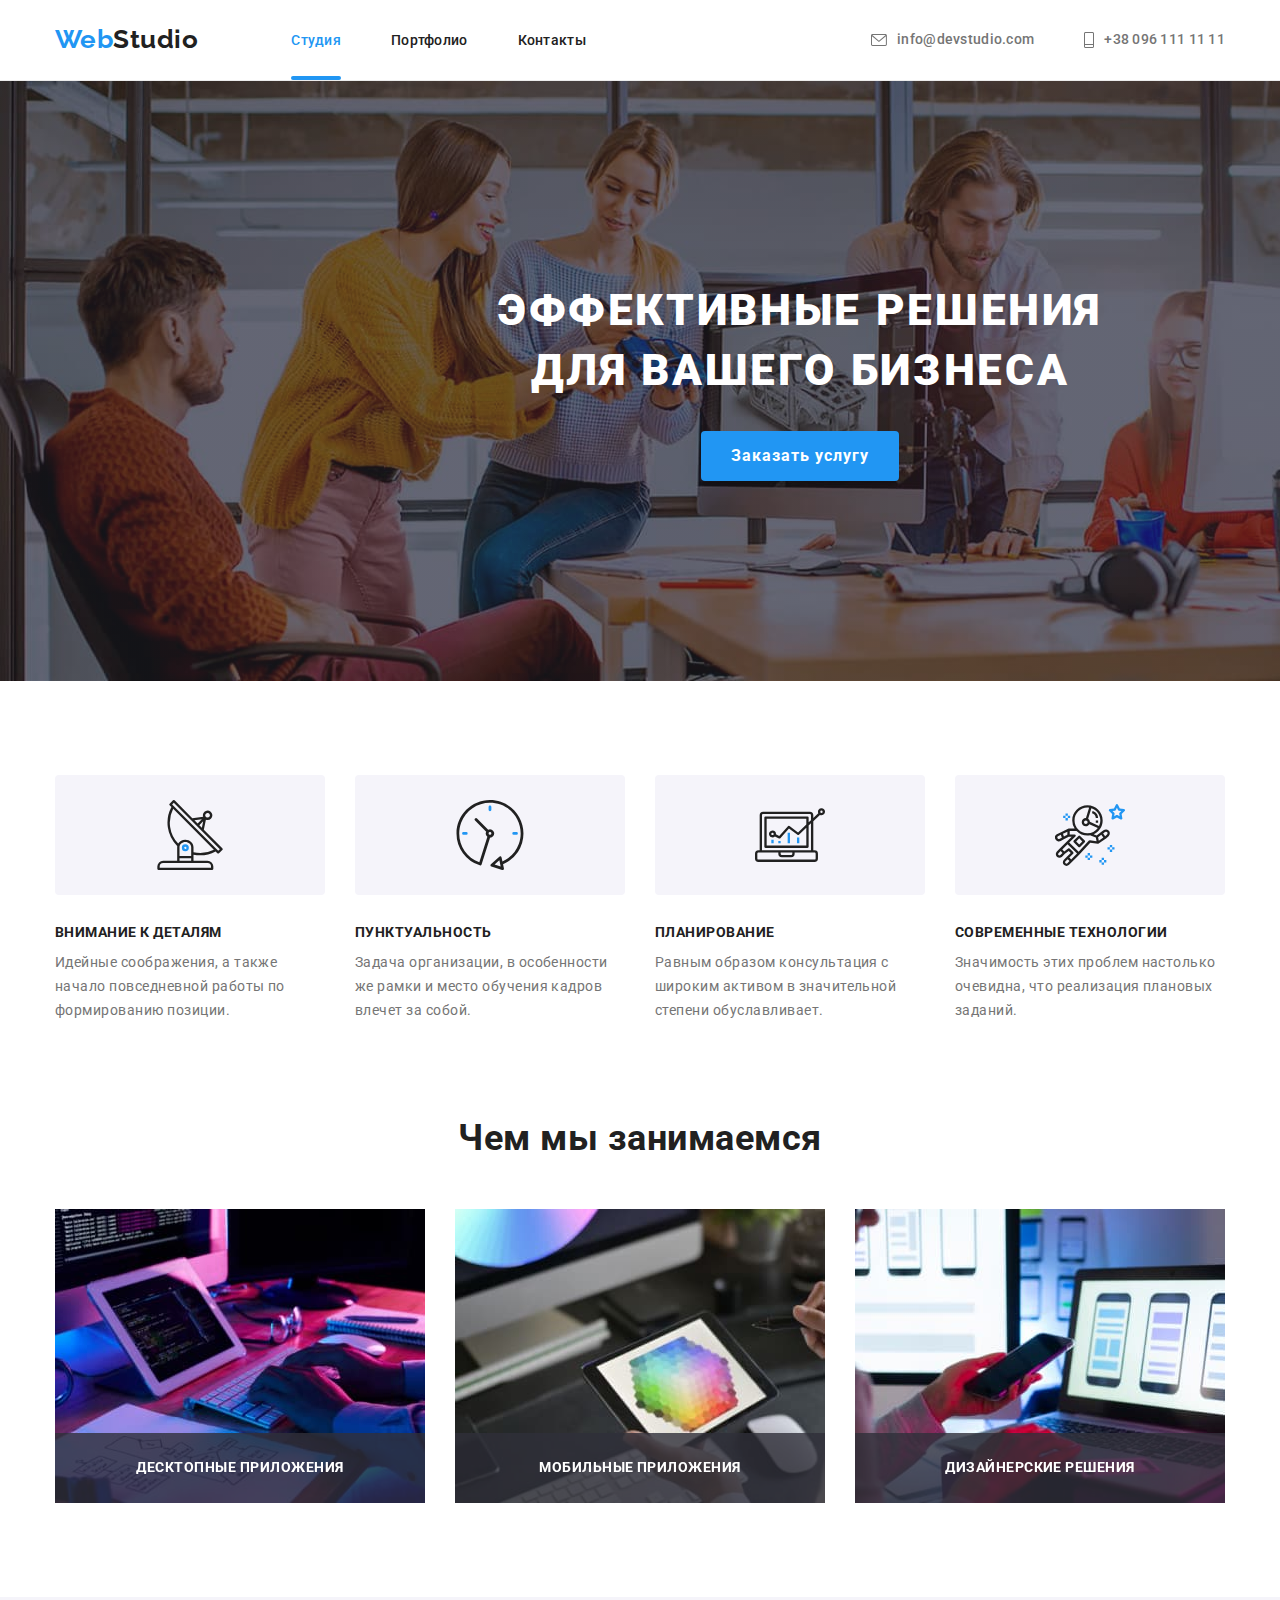
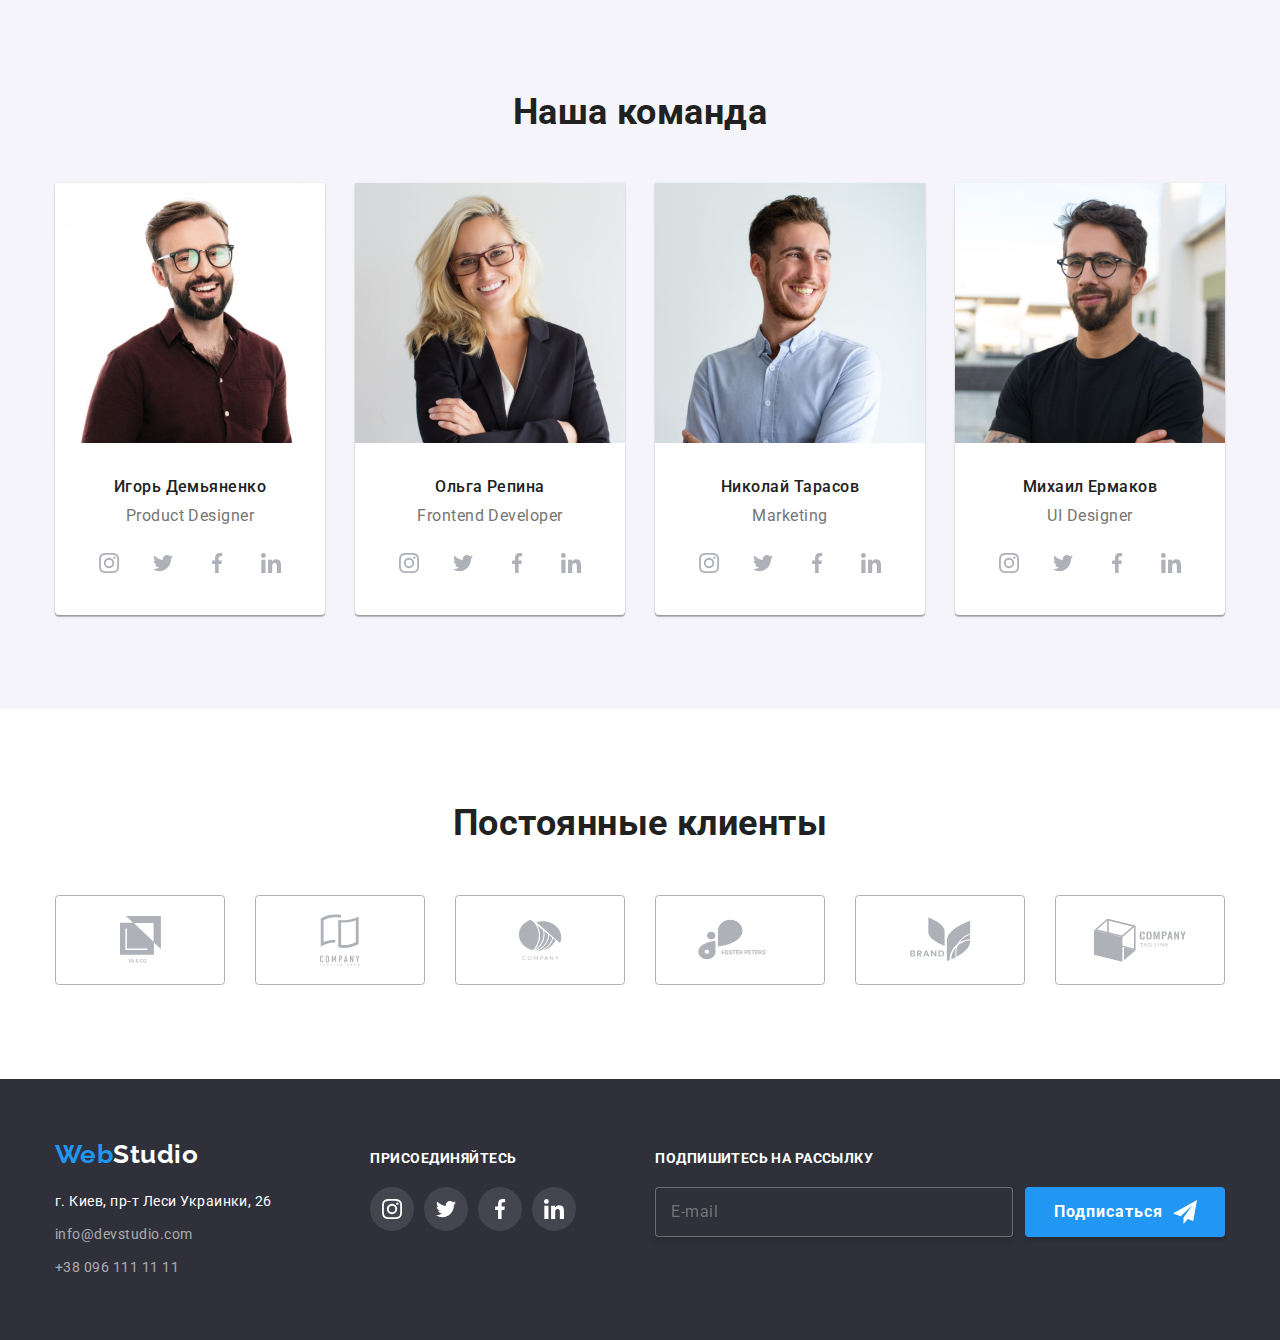
<file: index.html>
<!DOCTYPE html>
<html lang="ru">
<head>
    <meta charset="UTF-8">
    <meta http-equiv="X-UA-Compatible" content="IE=edge">
    <meta name="viewport" content="width=device-width, initial-scale=1.0">
    <title>Студия</title>
    <link rel="preconnect" href="https://fonts.googleapis.com">
    <link rel="preconnect" href="https://fonts.gstatic.com" crossorigin>
    <link href="https://fonts.googleapis.com/css2?family=Raleway:wght@700&family=Roboto:wght@400;500;700;900&display=swap"
        rel="stylesheet">
    <link rel="stylesheet" href="https://cdnjs.cloudflare.com/ajax/libs/modern-normalize/1.1.0/modern-normalize.min.css">    
    <link rel="stylesheet" href="./css/styles.css">
</head>
<body>
    <!-- шапка -->
    <header class="header">
        <!-- навигация -->
        <div class="conteiner">
            <nav class="nav">
                <!-- логотип -->
                <a href="./" class="logo">Web<span class="logo-header">Studio</span>
                </a>
                <!-- навигация -->
                <ul class="site-nav list">
                    <li class="item"><a href="./index.html" class="link-current">Студия</a></li>
                    <li class="item"><a href="./portfolio.html" class="link">Портфолио</a></li>
                    <li class="item"><a href="contacts" class="link">Контакты</a></li>
                </ul>
                <!-- контакты -->
                <ul class="auth-nav list">
                    <li class="auth-item">
                        <a class="contakts-header" href="mailto:info@devstudio.com">
                           <svg class="envelope-svg" width="16" height="12">
                               <use href="./images/icons.svg#icon-envelope"></use>
                           </svg>
                    info@devstudio.com</a>
                    </li>
                    <li class="auth-item">
                        <a class="contakts-header" href="tel:+380961111111">
                            <svg class="tel-svg" width="10" height="16">
                                <use href="./images/icons.svg#icon-tel"></use>
                            </svg>
                    +38 096 111 11 11</a>
                    </li>
                </ul>
            </nav>
        </div>
    
    
    </header>

    <main>
        <!-- герой -->
     <section class="hero">
        <h1 class="hero-title">Эффективные решения для вашего бизнеса</h1>
        <button type="button" class="button primary" data-modal-open>Заказать услугу</button>

          
     <!-- модальное окно -->
<div class="backdrop is-hidden" data-modal>
    <div class="modal">
        <button class="modal-button" data-modal-close>
            <svg class="button-img">
                <use href="./images/icons.svg#icon-close-black-18dp-2-1"></use>
            </svg>
            </button>

            <form class="form">
                <b class="form-title">Оставьте свои данные, мы вам перезвоним</b>                
                    <label class="form-label">
                        <span class="form-name">Имя</span>
                        <svg class="form-icon">
                            <use href="./images/icons.svg#icon-person-black-18dp-1"></use>
                        </svg>
                        <input class="form-input" type="text" name="username">                        
                    </label>                
            
                    <label class="form-label">
                        <span class="form-name">Телефон</span>
                        <svg class="form-icon">
                            <use href="./images/icons.svg#icon-phone-black-18dp-1"></use>
                        </svg>
                        <input class="form-input" type="text" name="phone">
                    </label>
            
                    <label class="form-label">
                        <span class="form-name">Почта</span>
                        <svg class="form-icon">
                            <use href="./images/icons.svg#icon-email-black-18dp-1"></use>
                        </svg>
                        <input class="form-input" type="text" name="email">
                    </label>                   
            
                <label class="label-textarea">
                    <span class="form-name">Комментарий</span>
                    <textarea class="form-textarea" name="textarea" placeholder="Введите текст"></textarea>
                </label>

                <label class="form-checkbox">
                    <input class="checkbox" type="checkbox" name="checkbox"/>
                    <svg class="checkbox-icon">
                        <use href="./images/icons.svg#icon-icon-check"></use>
                    </svg>
                    <span class="checkbox-text">
                        Соглашаюсь с рассылкой и принимаю <a class="checkbox-agreement" href="">Условия договора</a></span>
                </label>
              

                <button class="button primary" type="submit">Отправить</button>
            </form>
                    
    </div>
</div>

    </section>
    <!-- качества -->

        <section class="quality-section">
            <div class="conteiner">
                <h2 class="quality section-title">наши качества</h2>
                <ul class="quality-list list">
                    <li class="quality-item">
                        <div class="quality-icon">
                            <svg class="quality-svg">
                                <use href="./images/icons.svg#icon-antenna"></use>
                            </svg>
                        </div>
                        <h3 class="section-list">Внимание к деталям</h3>
                        <p class="quality-description">Идейные соображения, а также начало повседневной работы по формированию
                            позиции.</p>
                    </li>
                    <li class="quality-item">
                        <div class="quality-icon">
                        <svg class="quality-svg">
                            <use href="./images/icons.svg#icon-clock"></use>
                        </svg>
                       </div>
                        <h3 class="section-list">Пунктуальность</h3>
                        <p class="quality-description">Задача организации, в особенности же рамки и место обучения кадров влечет за
                            собой.</p>
                    </li>
                    <li class="quality-item">
                        <div class="quality-icon">
                            <svg class="quality-svg">
                                <use href="./images/icons.svg#icon-diagram"></use>
                            </svg>
                        </div>
                        <h3 class="section-list">Планирование</h3>
                        <p class="quality-description">Равным образом консультация с широким активом в значительной степени
                            обуславливает.</p>
                    </li>
                    <li class="quality-item">
                        <div class="quality-icon">
                            <svg class="quality-svg">
                                <use href="./images/icons.svg#icon-astronaut"></use>
                            </svg>
                        </div>
                        <h3 class="section-list">Современные технологии</h3>
                        <p class="quality-description">Значимость этих проблем настолько очевидна, что реализация плановых заданий.
                        </p>
                    </li>
                </ul>
            </div>
        </section>

     <!-- чем мы занимаемся -->
     <section class="section">
        <div class="conteiner">
            <h2 class="section-title">Чем мы занимаемся</h2>
            <ul class="features list">
                <li class="features-item">
                    <div class="features-box">
                        <img class="features-img" src="./images/img1.jpg" alt="набор текста" width="370">
                        <h3 class="featuers-subtitle">Десктопные приложения</h3>
                    </div>
                </li>
                <li class="features-item">
                    <div class="features-box">
                        <img class="features-img" src="./images/img2.jpg" alt="телефон в руке" width="370">
                        <h3 class="featuers-subtitle">Мобильные приложения</h3>
                    </div>
                </li>
                <li class="features-item">
                    <div class="features-box">
                        <img class="features-img" src="./images/img3.jpg" alt="рисование на планшете" width="370">
                        <h3 class="featuers-subtitle">Дизайнерские решения</h3>
                    </div>
                </li>
            </ul>
        </div>

     </section>

     <!-- наша команда -->
     <section class="section team-section">
        <div class="conteiner">
            <h2 class="section-title">Наша команда</h2>
            <ul class="team list">
                <li class="team-item">
                    <img class="team-image" src="./images/man1.jpg" alt="мужчина в очках" width="270">
                    <h3 class="team-name">Игорь Демьяненко</h3>
                    <p lang="en" class="team-description">Product Designer</p>
                    <ul class="social-networks list">
                        <li class="networks-item">
                          <a class="network-link" href="">
                            <svg class="network-svg" width="20" height="20">
                                <use href="./images/icons.svg#icon-instagram"></use>
                            </svg>
                          </a>
                            
                        </li>
                        <li class="networks-item">
                            <a class="network-link" href="">
                                <svg class="network-svg" width="20" height="20">
                                    <use href="./images/icons.svg#icon-twitter"></use>
                                </svg>
                            </a>    
                        </li>
                        <li class="networks-item">
                            <a class="network-link" href="">
                                <svg class="network-svg" width="20" height="20">
                                <use href="./images/icons.svg#icon-facebook"></use>
                            </svg>
                            </a>
                        </li>
                        <li class="networks-item">
                            <a class="network-link" href="">
                                <svg class="network-svg" width="20" height="20">
                            <use href="./images/icons.svg#icon-linkedin"></use>
                        </svg>
                        </a>
                        </li>
                    </ul>
                </li>
                <li class="team-item">
                    <img class="team-image" src="./images/man2.jpg" alt="девушка улыбается" width="270">
                    <h3 class="team-name">Ольга Репина</h3>
                    <p lang="en" class="team-description">Frontend Developer</p>
                    <ul class="social-networks list">
                        <li class="networks-item">
                            <a class="network-link" href="">
                                <svg class="network-svg" width="20" height="20">
                                    <use href="./images/icons.svg#icon-instagram"></use>
                                </svg>
                            </a>
                    
                        </li>
                        <li class="networks-item">
                            <a class="network-link" href="">
                                <svg class="network-svg" width="20" height="20">
                                    <use href="./images/icons.svg#icon-twitter"></use>
                                </svg>
                            </a>
                        </li>
                        <li class="networks-item">
                            <a class="network-link" href="">
                                <svg class="network-svg" width="20" height="20">
                                    <use href="./images/icons.svg#icon-facebook"></use>
                                </svg>
                            </a>
                        </li>
                        <li class="networks-item">
                            <a class="network-link" href="">
                                <svg class="network-svg" width="20" height="20">
                                    <use href="./images/icons.svg#icon-linkedin"></use>
                                </svg>
                            </a>
                        </li>
                    </ul>
                </li>
                <li class="team-item">
                    <img class="team-image" src="./images/man3.jpg" alt="мужчина улыбается" width="270">
                    <h3 class="team-name">Николай Тарасов</h3>
                    <p lang="en" class="team-description">Marketing</p>
                    <ul class="social-networks list">
                        <li class="networks-item">
                            <a class="network-link" href="">
                                <svg class="network-svg" width="20" height="20">
                                    <use href="./images/icons.svg#icon-instagram"></use>
                                </svg>
                            </a>
                    
                        </li>
                        <li class="networks-item">
                            <a class="network-link" href="">
                                <svg class="network-svg" width="20" height="20">
                                    <use href="./images/icons.svg#icon-twitter"></use>
                                </svg>
                            </a>
                        </li>
                        <li class="networks-item">
                            <a class="network-link" href="">
                                <svg class="network-svg" width="20" height="20">
                                    <use href="./images/icons.svg#icon-facebook"></use>
                                </svg>
                            </a>
                        </li>
                        <li class="networks-item">
                            <a class="network-link" href="">
                                <svg class="network-svg" width="20" height="20">
                                    <use href="./images/icons.svg#icon-linkedin"></use>
                                </svg>
                            </a>
                        </li>
                    </ul>
                </li>
                <li class="team-item">
                    <img class="team-image" src="./images/man4.jpg" alt="мужчина ухмыляется" width="270">
                    <h3 class="team-name">Михаил Ермаков</h3>
                    <p lang="en" class="team-description">UI Designer</p>
                    <ul class="social-networks list">
                        <li class="networks-item">
                            <a class="network-link" href="">
                                <svg class="network-svg" width="20" height="20">
                                    <use href="./images/icons.svg#icon-instagram"></use>
                                </svg>
                            </a>
                    
                        </li>
                        <li class="networks-item">
                            <a class="network-link" href="">
                                <svg class="network-svg" width="20" height="20">
                                    <use href="./images/icons.svg#icon-twitter"></use>
                                </svg>
                            </a>
                        </li>
                        <li class="networks-item">
                            <a class="network-link" href="">
                                <svg class="network-svg" width="20" height="20">
                                    <use href="./images/icons.svg#icon-facebook"></use>
                                </svg>
                            </a>
                        </li>
                        <li class="networks-item">
                            <a class="network-link" href="">
                                <svg class="network-svg" width="20" height="20">
                                    <use href="./images/icons.svg#icon-linkedin"></use>
                                </svg>
                            </a>
                        </li>
                    </ul>
                </li>
            </ul>
        </div>
     </section>

     <!-- постоянные клиенты -->
     <section class="section client-section">
        <h2 class="client-title">Постоянные клиенты</h2>
        <div class="conteiner">
            <ul class="client-list list">
                <li class="client-item"><a class="client-link" href="">
                        <svg class="client-svg" width="41" height="47">
                            <use href="./images/icons.svg#icon-Union"></use>
                        </svg>
                    </a></li>
                <li class="client-item"><a class="client-link" href="">
                        <svg class="client-svg" width="40" height="52">
                            <use href="./images/icons.svg#icon-group"></use>
                        </svg>
                    </a></li>
                <li class="client-item"><a class="client-link" href="">
                        <svg class="client-svg" width="44" height="41">
                            <use href="./images/icons.svg#icon-group-1"></use>
                        </svg>
                    </a></li>
                <li class="client-item"><a class="client-link" href="">
                        <svg class="client-svg" width="84" height="41">
                            <use href="./images/icons.svg#icon-group-2"></use>
                        </svg>
                    </a></li>
                <li class="client-item"><a class="client-link" href="">
                        <svg class="client-svg" width="63" height="45">
                            <use href="./images/icons.svg#icon-group-3"></use>
                        </svg>
                    </a></li>
                <li class="client-item"><a class="client-link" href="">
                        <svg class="client-svg" width="94" height="44">
                            <use href="./images/icons.svg#icon-group-4"></use>
                        </svg>
                    </a></li>
            </ul>
        </div>
     </section>
     
    </main>

    <footer class="footer">
            <div class="conteiner">
             <div class="footer-adress">
                <!-- логотип -->
                <a class="logo" href="./">Web<span class="logo-footer">Studio</span>
                </a>
                <!-- адрес -->
                <address class="address">
                    <ul class="list">
                        <li class="item"><a class="address" href="https://goo.gl/maps/LCEZVPCHR1VAtyNk6" target="_blank"
                                rel="noopener noreferrer">г.
                                Киев, пр-т
                                Леси Украинки, 26</a></li>
                        <li class="item"><a href="mailto:info@devstudio.com" class="contakts-footer">info@devstudio.com</a></li>
                        <li class="item"><a href="tel:+380961111111" class="contakts-footer">+38 096 111 11 11</a></li>
                    </ul>
                </address>
             </div> 
             <div class="footer-net">
                <h2 class="net-title">присоединяйтесь</h2>
                <ul class="net-list list">
                    <li class="net-item">
                        <a class="net-link" href="">
                            <svg class="net-svg" width="20" height="20">
                                <use href="./images/icons.svg#icon-instagram"></use>
                            </svg>
                        </a>
                    </li>
                    <li class="net-item"><a class="net-link" href="">
                            <svg class="net-svg" width="20" height="20">
                                <use href="./images/icons.svg#icon-twitter"></use>
                            </svg>
                        </a>
                    </li>
                    <li class="net-item"><a class="net-link" href="">
                            <svg class="net-svg" width="20" height="20">
                                <use href="./images/icons.svg#icon-facebook"></use>
                            </svg>
                        </a>
                    </li>
                    <li class="net-item"><a class="net-link" href="">
                            <svg class="net-svg" width="20" height="20">
                                <use href="./images/icons.svg#icon-linkedin"></use>
                            </svg>
                        </a>
                    </li>
                </ul>
             </div>
             <div class="footer-form">
                <form class="form-footer">
                    <b class="form-call">Подпишитесь на рассылку</b>
                    <div class="form-box">
                        <label class="form-mark">
                            <input class="form-fild" type="text" name="subscribe" placeholder="E-mail">
                        </label>
                        <button class="button primary" type="submit"><span class="button-text">Подписаться</span>
                            <svg class="button-icon">
                                <use href="./images/icons.svg#icon-icon-send"></use>
                            </svg>
                        </button>
                    </div>
                </form>
             </div>
            </div>
            
    </footer>

   <script src="./js/modal.js"></script>
</body>

</html>
</file>
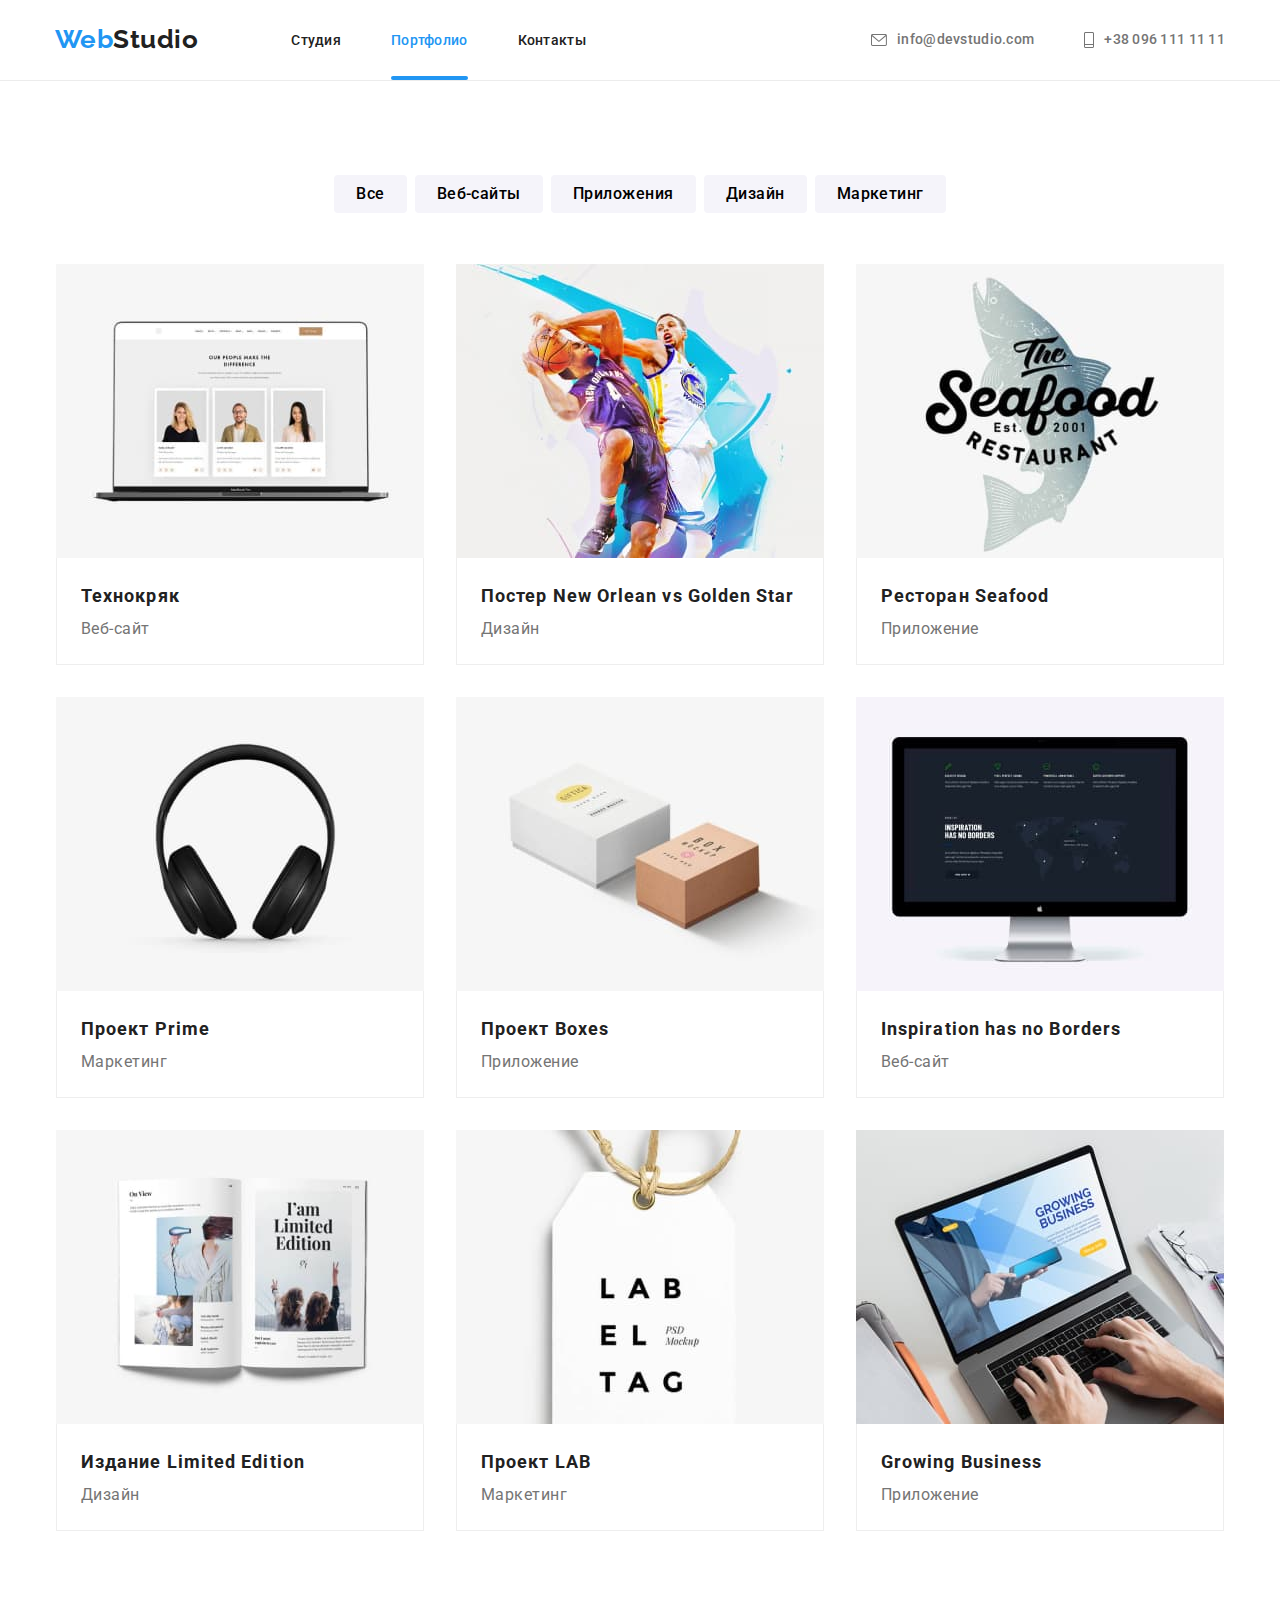
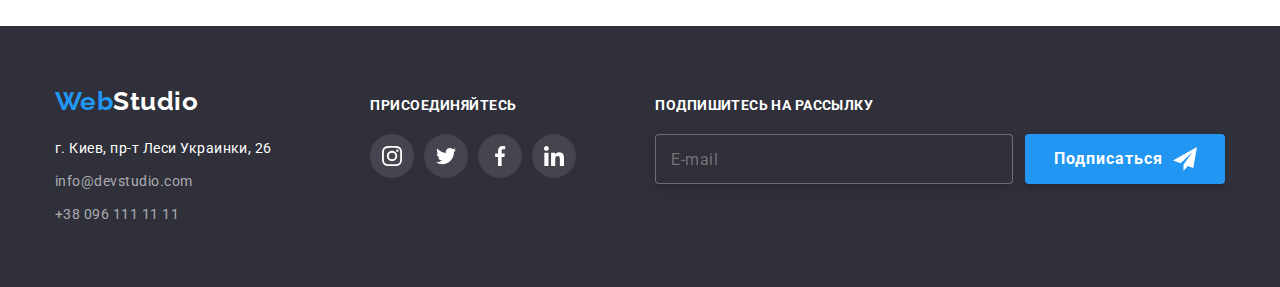
<file: portfolio.html>
<!DOCTYPE html>
<html lang="ru">

<head>
    <meta charset="UTF-8">
    <meta http-equiv="X-UA-Compatible" content="IE=edge">
    <meta name="viewport" content="width=device-width, initial-scale=1.0">
    <title>Портфолио</title>
    <link rel="preconnect" href="https://fonts.googleapis.com">
    <link rel="preconnect" href="https://fonts.gstatic.com" crossorigin>
    <link href="https://fonts.googleapis.com/css2?family=Raleway:wght@700&family=Roboto:wght@400;500;700;900&display=swap"
        rel="stylesheet">
    <link rel="stylesheet" href="https://cdnjs.cloudflare.com/ajax/libs/modern-normalize/1.1.0/modern-normalize.min.css">    
    <link rel="stylesheet" href="./css/styles.css">
</head>

<body>
    <!-- шапка -->
    <header class="header">
        <!-- навигация -->
        <div class="conteiner">
            <nav class="nav">
                <!-- логотип -->
                <a href="./" class="logo">Web<span class="logo-header">Studio</span>
                </a>
                <!-- навигация -->
                <ul class="site-nav list">
                    <li class="item"><a href="./index.html" class="link">Студия</a></li>
                    <li class="item"><a href="./portfolio.html" class="link-current">Портфолио</a></li>
                    <li class="item"><a href="contacts" class="link">Контакты</a></li>
                </ul>
                <!-- контакты -->
                <ul class="auth-nav list">
                    <li class="auth-item">
                        <a class="contakts-header" href="mailto:info@devstudio.com">
                            <svg class="envelope-svg" width="16" height="12">
                                <use href="./images/icons.svg#icon-envelope"></use>
                            </svg>
                            info@devstudio.com</a>
                    </li>
                    <li class="auth-item">
                        <a class="contakts-header" href="tel:+380961111111">
                            <svg class="tel-svg" width="10" height="16">
                                <use href="./images/icons.svg#icon-tel"></use>
                            </svg>
                            +38 096 111 11 11</a>
                    </li>
                </ul>
            </nav>
        </div>
    
    
    </header>
    <main>
        <section class="section">
            <div class="conteiner">
                <h1 class="work-examples">Примеры работ</h1>
                
                <!-- фильтр -->
                <ul class="filter list">
                    <li class="filter-item"><button type="button" class="button secondary">Все</button></li>
                    <li class="filter-item"><button type="button" class="button secondary">Веб-сайты</button></li>
                    <li class="filter-item"><button type="button" class="button secondary">Приложения</button></li>
                    <li class="filter-item"><button type="button" class="button secondary">Дизайн</button></li>
                    <li class="filter-item"><button type="button" class="button secondary">Маркетинг</button></li>
                </ul>
                
                <!-- каталог -->
                <ul class="catalog list">
                    <li class="catalog-item">
                        <a href="" class="catalog-link">
                            <div class="overlay">
                                <img class="catalog-img" src="./images/hwtwo1.jpg" alt="ноутбук с карточками на дисплее" width="370">
                                <p class="catalog-content">Ресурс предлагает комплексные предложения с разным уровнем функционала и сервисов. Все это
                                    позволит посетителю получить
                                    исчерпывающие сведения о компании или частном лице.</p>
                            </div>
                            <div class="catalog-box">
                                <h2 class="catalog-title">Технокряк</h2>
                                <p class="catalog-text">Веб-сайт</p>
                            </div>
                        </a>
                    </li>
                
                    <li class="catalog-item"><a href="" class="catalog-link">
                        <div class="overlay">
                            <img class="catalog-img" src="./images/hwtwo2.jpg" alt="баскетболисты" width="370">
                            <p class="catalog-content">Ресурс предлагает комплексные предложения с разным уровнем функционала и сервисов. Все это
                                позволит посетителю получить
                                исчерпывающие сведения о компании или частном лице.</p>
                        </div>
                        
                            <div class="catalog-box">
                                <h2 class="catalog-title">Постер New Orlean vs Golden Star</h2>
                                <p class="catalog-text">Дизайн</p>
                            </div>
                        </a>
                    </li>
                
                    <li class="catalog-item"><a href="" class="catalog-link">
                        <div class="overlay">
                            <img class="catalog-img" src="./images/hwtwo3.jpg" alt="логотип с рыбой" width="370">
                            <p class="catalog-content">Ресурс предлагает комплексные предложения с разным уровнем функционала и сервисов. Все это
                                позволит посетителю получить
                                исчерпывающие сведения о компании или частном лице.</p>
                        </div>
                        
                            <div class="catalog-box">
                                <h2 class="catalog-title">Ресторан Seafood</h2>
                                <p class="catalog-text">Приложение</p>
                            </div>
                            
                        </a>
                    </li>
                
                    <li class="catalog-item"><a href="" class="catalog-link">
                        <div class="overlay">
                            <img class="catalog-img" src="./images/hwtwo4.jpg" alt="открытая книга" width="370">
                            <p class="catalog-content">Ресурс предлагает комплексные предложения с разным уровнем функционала и сервисов. Все это
                                позволит посетителю получить
                                исчерпывающие сведения о компании или частном лице.</p>
                        </div>
                        
                            <div class="catalog-box">
                                <h2 class="catalog-title">Проект Prime</h2>
                                <p class="catalog-text">Маркетинг</p>
                            </div>
                            
                        </a>
                    </li>
                
                    <li class="catalog-item"><a href="" class="catalog-link">
                        <div class="overlay">
                            <img class="catalog-img" src="./images/hwtwo5.jpg" alt="две коробки" width="370">
                            <p class="catalog-content">Ресурс предлагает комплексные предложения с разным уровнем функционала и сервисов. Все это
                                позволит посетителю получить
                                исчерпывающие сведения о компании или частном лице.</p>
                        </div>
                        
                            <div class="catalog-box">
                                <h2 class="catalog-title">Проект Boxes</h2>
                                <p class="catalog-text">Приложение</p>
                            </div>
                            
                        </a>
                    </li>
                
                    <li class="catalog-item"><a href="" class="catalog-link">
                        <div class="overlay">
                            <img class="catalog-img" src="./images/hwtwo6.jpg" alt="монитор" width="370">
                            <p class="catalog-content">Ресурс предлагает комплексные предложения с разным уровнем функционала и сервисов. Все это
                                позволит посетителю получить
                                исчерпывающие сведения о компании или частном лице.</p>
                        </div>
                        
                            <div class="catalog-box">
                                <h2 class="catalog-title">Inspiration has no Borders</h2>
                                <p class="catalog-text">Веб-сайт</p>
                            </div>
                            
                        </a>
                    </li>
                
                    <li class="catalog-item"><a href="" class="catalog-link">
                        <div class="overlay">
                            <img class="catalog-img" src="./images/hwtwo7.jpg" alt="открытая книга" width="370">
                            <p class="catalog-content">Ресурс предлагает комплексные предложения с разным уровнем функционала и сервисов. Все это
                                позволит посетителю получить
                                исчерпывающие сведения о компании или частном лице.</p>
                        </div>
                        
                            <div class="catalog-box">
                                <h2 class="catalog-title">Издание Limited Edition</h2>
                                <p class="catalog-text">Дизайн</p>
                            </div>
                            
                        </a>
                    </li>
                
                    <li class="catalog-item"><a href="" class="catalog-link">
                        <div class="overlay">
                            <img class="catalog-img" src="./images/hwtwo8.jpg" alt="ярлык" width="370">
                            <p class="catalog-content">Ресурс предлагает комплексные предложения с разным уровнем функционала и сервисов. Все это
                                позволит посетителю получить
                                исчерпывающие сведения о компании или частном лице.</p>
                        </div>
                        
                            <div class="catalog-box">
                                <h2 class="catalog-title">Проект LAB</h2>
                                <p class="catalog-text">Маркетинг</p>
                            </div>
                            
                        </a>
                    </li>
                
                    <li class="catalog-item">
                        <a href="" class="catalog-link">
                            <div class="overlay">
                                <img class="catalog-img" src="./images/hwtwo9.jpg" alt="печать на клавиатуре" width="370">
                                <p class="catalog-content">Ресурс предлагает комплексные предложения с разным уровнем функционала и сервисов. Все это
                                    позволит посетителю получить
                                    исчерпывающие сведения о компании или частном лице.</p>
                            </div>
                        
                            <div class="catalog-box">
                                <h2 class="catalog-title">Growing Business</h2>
                                <p class="catalog-text">Приложение</p>
                            </div>
                            
                        </a>
                    </li>
                
                </ul>
            </div>
        </section>
    </main>

<footer class="footer">
    <div class="conteiner">
        <div class="footer-adress">
            <!-- логотип -->
            <a class="logo" href="./">Web<span class="logo-footer">Studio</span>
            </a>
            <!-- адрес -->
            <address class="address">
                <ul class="list">
                    <li class="item"><a class="address" href="https://goo.gl/maps/LCEZVPCHR1VAtyNk6" target="_blank"
                            rel="noopener noreferrer">г.
                            Киев, пр-т
                            Леси Украинки, 26</a></li>
                    <li class="item"><a href="mailto:info@devstudio.com" class="contakts-footer">info@devstudio.com</a>
                    </li>
                    <li class="item"><a href="tel:+380961111111" class="contakts-footer">+38 096 111 11 11</a></li>
                </ul>
            </address>
        </div>
        <div class="footer-net">
            <h2 class="net-title">присоединяйтесь</h2>
            <ul class="net-list list">
                <li class="net-item">
                    <a class="net-link" href="">
                        <svg class="net-svg" width="20" height="20">
                            <use href="./images/icons.svg#icon-instagram"></use>
                        </svg>
                    </a>
                </li>
                <li class="net-item"><a class="net-link" href="">
                        <svg class="net-svg" width="20" height="20">
                            <use href="./images/icons.svg#icon-twitter"></use>
                        </svg>
                    </a>
                </li>
                <li class="net-item"><a class="net-link" href="">
                        <svg class="net-svg" width="20" height="20">
                            <use href="./images/icons.svg#icon-facebook"></use>
                        </svg>
                    </a>
                </li>
                <li class="net-item"><a class="net-link" href="">
                        <svg class="net-svg" width="20" height="20">
                            <use href="./images/icons.svg#icon-linkedin"></use>
                        </svg>
                    </a>
                </li>
            </ul>
        </div>
        <div class="footer-form">
            <form class="form-footer">
                <b class="form-call">Подпишитесь на рассылку</b>
                <div class="form-box">
                    <label class="form-mark">
                        <input class="form-fild" type="text" name="subscribe" placeholder="E-mail">
                    </label>
                    <button class="button primary" type="submit"><span class="button-text">Подписаться</span>
                        <svg class="button-icon">
                            <use href="./images/icons.svg#icon-icon-send"></use>
                        </svg>
                    </button>
                </div>
            </form>
        </div>
    </div>

</footer>

</body>

</html>
</file>
<file: css/styles.css>
/* цвет основного текста #212121; */
/* цвет вторичного текста #757575; */

/* белый #FFFFFF; */
/* акценкт #2196F3; */

/* цвет основного фона #E5E5E5; */
/* цвет вторичного фона  #2F303A; */
/* цвет фона кнопок #F5F4FA; */

/* цвет шапки лого #000000; */
/* цвет лого футер #FFFFFF; */

/* цвет фона герой #C4C4C4; */
/* цвет соцсетей #AFB1B8; */
/* цвет соцсети фон футер rgba(255, 255, 255, 0.1); */

:root {
    --primary-text-color: #212121;
    --secondary-text-color: #757575;
    --accent-color:#2196F3;
    --primary-bg-color: #FFFFFF;
    --secondary-bg-color: #2F303A;
    --wite-color: #FFFFFF;
    --button-bg-color: #F5F4FA;
    --hero-bg-color: #C4C4C4;
    --network-color: #AFB1B8;
    --network-bg-color-footer: rgba(255, 255, 255, 0.1);
   

}


body {
    /* width: 1600px; */
    color: var(--primary-text-color);
    background-color: var(--primary-bg-color);

    font-family: Roboto, Comfortaa, Lato, sans-serif;
    letter-spacing: 0.03em;
}

/* утилиты */

h1, 
h2, 
h3, 
h4, 
h5, 
h6, 
p,
ul {
    padding: 0;
    margin: 0;
}


.list {
    list-style: none;
    font-style: normal;
    /* padding: 0;
    margin: 0; */
}
 
.conteiner {
    width: 1200px;
    padding: 0 15px;
    margin: 0 auto;
}


/* секции */

.section {
    padding-top: 94px;
    padding-bottom: 94px;
}


.section-title {
    margin-bottom: 50px;
    font-weight: 700;
    font-size: 36px;
    line-height: 1.17;
    text-align: center;
}

.section-list {
    margin-bottom: 10px;

    color: var(--primary-text-color);
    font-weight: 700;
    font-size: 14px;
    line-height: 1.14;
    text-transform: uppercase;
    text-decoration: none;
}

/* header */

.header {
    border-bottom: 1px solid #ECECEC;
}


/* логотип */

.logo {
    margin-right: 93px;

    color: var(--accent-color);
    font-family: Raleway, sans-serif;
    font-weight: 700;
    font-size: 26px;
    line-height: 1.2;
    text-decoration: none;
}

/* логотип шапка */

.logo-header {
    color: var(--primary-text-color);
}

/* навигация */

.nav {
    display: flex;
    align-items: center;
    height: 80px;
}

.site-nav.list {
    display: flex;
}

.site-nav .link {
    display: block;
    padding-top: 32px;
    padding-bottom: 32px;

    color: var(--primary-text-color);
    font-weight: 500;
    font-size: 14px;
    line-height: 1.2;
    letter-spacing: 0.02em;
    text-decoration: none;

    transition-duration: 250ms;
    transition-timing-function: cubic-bezier(0.4, 0, 0.2, 1);
}

.link-current {
    display: block;
    position: relative;
    padding-top: 32px;
    padding-bottom: 32px;

    color: var(--accent-color);
    font-weight: 500;
    font-size: 14px;
    line-height: 1.2;
    letter-spacing: 0.02em;
    text-decoration: none;
}

.link-current::after {
    content: "";
    position: absolute;
    bottom: 0;
    left: 0;
    width: 100%;
    height: 4px;
    border-radius: 4px;
    background-color: var(--accent-color)
}


.site-nav .link:hover,
.site-nav .link:focus {
    color: var(--accent-color);  
}

.site-nav .item:not(:last-child) {
    margin-right: 50px;
}

/* контакты */

.auth-nav {
    display: flex;
    margin-left: auto;
}

/* контакты шапка */

.contakts-header {
    display: flex;
    align-items: center;
    padding-top: 32px;
    padding-bottom: 32px;

    color: var(--secondary-text-color);
    font-weight: 500;
    font-size: 14px;
    line-height: 1.14;
    letter-spacing: 0.02em;
    text-decoration: none;

    transition-duration: 250ms;
    transition-timing-function: cubic-bezier(0.4, 0, 0.2, 1);

}

.envelope-svg {
    margin-right: 10px;
    fill: var(--secondary-text-color);
    transition-duration: 250ms;
    transition-timing-function: cubic-bezier(0.4, 0, 0.2, 1);

}

.tel-svg {
    margin-right: 10px;
    fill: var(--secondary-text-color);
    transition-duration: 250ms;
    transition-timing-function: cubic-bezier(0.4, 0, 0.2, 1);
}


.auth-item:not(:last-child) {
    margin-right: 50px;
}

.contakts-header:hover,
.contakts-header:focus {
    color: var(--accent-color);   
}

.contakts-header:hover .envelope-svg,
.contakts-header:focus .envelope-svg {
    fill: var(--accent-color);    
}

.contakts-header:hover .tel-svg,
.contakts-header:focus .tel-svg {
    fill: var(--accent-color);
}
/* контакты футер */

.contakts-footer {
    color: rgba(255, 255, 255, 0.6);
    font-weight: 400;
    font-size: 14px;
    line-height: 1.71;
    text-decoration: none;

    transition-duration: 250ms;
    transition-timing-function: cubic-bezier(0.4, 0, 0.2, 1);
}

.contakts-footer:hover,
.contakts-footer:focus {
    color: var(--accent-color);
}

/* адрес */

.address {
    color: var(--wite-color);
    font-weight: 400;
    font-size: 14px;
    line-height: 1.71;
    text-decoration: none;

    transition-duration: 250ms;
    transition-timing-function: cubic-bezier(0.4, 0, 0.2, 1);
}

.address:hover,
.address:focus {
    color: var(--accent-color);
}


/* герой */

.hero {
    padding: 200px 0;
    margin: 0 auto;
    width: 1600px;

    background-color: var(--hero-bg-color);
    background-image: linear-gradient(to left, rgba(47, 48, 58, 0.4), rgba(47, 48, 58, 0.4)), url(../images/hero.jpg);
    background-size: cover;
    background-repeat: no-repeat; 
    background-position: center
    ;
}

.hero-title {
    width: 696px;
    margin: 0 auto 30px;

    color: var(--wite-color);
    font-weight: 900;
    font-size: 44px;
    line-height: 1.36;
    text-align: center;
    letter-spacing: 0.06em;
    text-transform: uppercase;
}

/* модальное окно */

.backdrop {
    position: fixed;
    top: 0;
    left: 0;
    z-index: 1;

    width: 100%;
    height: 100%;
    background-color: rgba(0, 0, 0, 0.2);
    opacity: 1;

    transition: opacity 250ms cubic-bezier(0.4, 0, 0.2, 1);
}

.backdrop.is-hidden {
    pointer-events: none;
    opacity: 0;  
}

.backdrop.is-hidden .modal {
    transform: translate(-50%, -50%) scale(1.1);
}

.modal {
    position: absolute;
    top: 50%;
    left: 50%;
    transform: translate(-50%, -50%) scale(1);
    
    width: 528px;
    height: 581px;

    border-radius: 4px;
    background-color: var(--wite-color);
    box-shadow: 0px 1px 3px rgba(0, 0, 0, 0.12), 0px 1px 1px rgba(0, 0, 0, 0.14), 0px 2px 1px rgba(0, 0, 0, 0.2);

    transition: transform 250ms cubic-bezier(0.4, 0, 0.2, 1);
}

.modal-button {
    position: absolute;
    top: 8px;
    right: 8px;

    display: flex;
    justify-content: center;
    align-items: center;

    padding: 0px;
    border: 0;
    width: 30px;
    height: 30px;

    border-radius: 50%;
    border: 1px solid rgba(0, 0, 0, 0.1);
    background-color: var(--wite-color);
}

.modal-button:hover .button-img {
    fill: var(--accent-color);
    cursor: pointer;
    
}

.button-img {
    width: 18px;
    height: 18px;
    fill: var(--primary-text-color);
    transition-duration: 250ms;
    transition-timing-function: cubic-bezier(0.4, 0, 0.2, 1);
}

.form {
    padding: 40px;
}

.form-title {
    display: block;
    margin-bottom: 12px;

    font-weight: 700;
    font-size: 20px;
    line-height: 1.15;
    text-align: center;
    letter-spacing: 0.03em;
    color: var(--primary-text-color);
}

.form-label {
    position: relative;
    display: block;
    margin-bottom: 10px; 
}

.label-textarea {
    display: block;
    margin-bottom: 20px;
}

.form-name {
    display: block;
    margin-bottom: 4px;

    font-weight: 400;
    font-size: 12px;
    line-height: 1.17;
    letter-spacing: 0.01em;
    color: var(--secondary-text-color);
}

.form-icon {
    position: absolute;
    bottom: 11px;
    left: 12px;
    width: 18px;
    height: 18px;
    fill: var(--primary-text-color);

    transition-duration: 250ms;
    transition-timing-function: cubic-bezier(0.4, 0, 0.2, 1);
}

.form-input {
    width: 448px;
    height: 40px;
    padding: 10px 40px;

    outline: none;
    cursor: pointer;

    border: 1px solid rgba(33, 33, 33, 0.2);
    border-radius: 4px;

    transition-duration: 250ms;
    transition-timing-function: cubic-bezier(0.4, 0, 0.2, 1);
}

.form-label:focus-within .form-icon {
   fill: var(--accent-color);
} 


.form-label:focus-within .form-input {
    border: 1px solid var(--accent-color);
}

.label-textarea:focus-within .form-textarea {
    border: 1px solid var(--accent-color);
}


.form-textarea {
    width: 448px;
    height: 120px;
    padding: 12px 16px;

    resize: none;
    outline: none;
    cursor: pointer;
 
    border: 1px solid rgba(33, 33, 33, 0.2);
    border-radius: 4px;

    transition-duration: 250ms;
    transition-timing-function: cubic-bezier(0.4, 0, 0.2, 1);
}

[placeholder] {
    font-size: 12px;
    line-height: 14px;
    letter-spacing: 0.01em;
    color: rgba(117, 117, 117, 0.5);
}

.form-checkbox {
    display: flex;
    justify-content: center;
    align-items: center;
    margin-bottom: 30px;
    font-weight: 400;
    font-size: 14px;
    line-height: 1.71;
    letter-spacing: 0.03em;
    color: var(--secondary-text-color);
}



.form-checkbox {
    font-weight: 400;
    font-size: 14px;
    line-height: 24px;
    letter-spacing: 0.03em;
    color: var(--accent-color);
}

.checkbox {
    text-align: center;
    appearance: none;
    position: absolute

}


.checkbox-icon {
    width: 16px;
    height: 15px;

    margin-right: 7px;
    border-radius: 2px;
    border: 2px solid var(--primary-text-color);
    fill: var(--wite-color);

    transition-duration: 250ms;
    transition-timing-function: cubic-bezier(0.4, 0, 0.2, 1);
}

.checkbox:checked + .checkbox-icon {
    border: 0;
    background-color: var(--accent-color);
}

.checkbox-text {
    font-weight: 400;
    font-size: 14px;
    line-height: 1.71;
    letter-spacing: 0.03em;
    color: var(--secondary-text-color);
}


.checkbox-agreement{
    text-decoration-line: underline;   
    color: var(--accent-color);
}

/* качества */


.quality-section {
    padding-top: 94px;
}

.quality.section-title {
    display: none;
}

.quality-list {
    display: flex;

    color: var(--secondary-text-color);
}

.quality-icon {
    display: flex;
    justify-content: center;
    align-items: center;
    width: 270px;
    height: 120px;
    margin-bottom: 30px;
    border-radius: 4px;

    background-color: var(--button-bg-color);
}

.quality-svg {
    width: 70px;
    height: 70px;
}

.quality-item:not(:last-child) {
    margin-right: 30px;

}

.quality-description {
    
        font-weight: 400;
        font-size: 14px;
        line-height: 1.71;
}

/* чем мы занимаемся */


.features {
    display: flex;
}

.features-item:not(:last-child) {
    margin-right: 30px;
}

.features-box {
    position: relative;
}

.features-box::after {
    content: "";
    position: absolute;
    bottom: 0;
    left: 0;
    width: 100%;
    height: 70px;

    background-color: rgba(47, 48, 58, 0.8);

}

.features-img {
    display: block;
}

.featuers-subtitle {
    position: absolute;
    bottom: 0;
    width: 100%;
    margin-bottom: 27px;
    left: 50%;
    transform: translate(-50%);
    
    z-index: 1;

    font-style: normal;
    font-weight: 700;
    font-size: 14px;
    line-height: 1.14;
    text-align: center;
    text-transform: uppercase;
    color: var(--wite-color)
}


/* наша команда */


.team-section {
    background-color: var(--button-bg-color);
    margin: 0 auto;
}


.team.list {
    display: flex;
}

.team-item {
    background-color: var(--wite-color);
    box-shadow: 0px 1px 3px rgba(0, 0, 0, 0.12), 0px 1px 1px rgba(0, 0, 0, 0.14), 0px 2px 1px rgba(0, 0, 0, 0.2);
    border-radius: 0px 0px 4px 4px;
}

.team-item:not(:last-child) {
    margin-right: 30px;
}

.team-image {
    margin-bottom: 30px;
}



.team-name {
    margin-bottom: 10px;

    font-weight: 500;
    font-size: 16px;
    line-height: 1.19;
    text-align: center;
}

.team-description {
    margin-bottom: 16px;

    font-weight: 400;
    font-size: 16px;
    line-height: 1.19;
    text-align: center;
    color: var(--secondary-text-color);
}

/* список соцсетей */

.social-networks {
    display: flex;
    justify-content: center;

    margin-bottom: 30px;    
}

.networks-item:not(:last-child) {
    margin-right: 10px;
}

.network-link {
    display: flex;
    justify-content: center;
    align-items: center;
    
    width: 44px;
    height: 44px;

    border-radius: 50%;
    background-color: var(--primary-bg-color); 
    
    transition-duration: 250ms;
    transition-timing-function: cubic-bezier(0.4, 0, 0.2, 1);
}

.network-link:hover,
.network-link:focus {
    background-color: var(--accent-color);
}

.network-svg {
    fill: var(--network-color);
    background-size: cover;
    transition-duration: 250ms;
    transition-timing-function: cubic-bezier(0.4, 0, 0.2, 1);
}

.network-link:hover .network-svg,
.network-link:focus .network-svg {
    fill: var(--wite-color);
}



/* постоянные клиенты */

.client-title {
    margin-bottom: 50px;
    text-align: center;
    font-weight: 700;
    font-size: 36px;    
}

.client-link {
    display: flex;
    justify-content: center;
    align-items: center;
    width: 170px;
    height: 90px;
    border: 1px solid var(--network-color);
    border-radius: 4px;

    transition-duration: 250ms;
    transition-timing-function: cubic-bezier(0.4, 0, 0.2, 1);
}

.client-svg {
    fill: var(--network-color);
    transition-duration: 250ms;
    transition-timing-function: cubic-bezier(0.4, 0, 0.2, 1);
}


.client-link:hover .client-svg, 
.client-link:focus .client-svg {
    fill: var(--accent-color);
}
.client-link:hover, 
.client-link:focus {
    width: 170px;
    height: 90px;
    border: 1px solid var(--accent-color);
    border-radius: 4px;
}


.client-list {
    display: flex;
    justify-content: center;
}

.client-item:not(:last-child) {
    margin-right: 30px;
}

/* портфолио */

.work-examples {
    display: none;
}

/* фильтр */

.filter.list {
    display: flex;
    justify-content: center;
    margin-bottom: 50px;
}

.filter-item:not(:last-child) {
    margin-right: 8px;
}

/* каталог */

.catalog {
    display: flex;
    flex-wrap: wrap;
    gap: 30px;
  
}

.catalog-item {
    width: calc((100% - 60px) /3);
    border: 1px solid transparent;
    
}

.catalog-item:hover,
.catalog-item:focus {
    border: 1px solid #EEEEEE;
    box-shadow: 0px 1px 1px rgba(0, 0, 0, 0.12), 0px 4px 4px rgba(0, 0, 0, 0.06), 1px 4px 6px rgba(0, 0, 0, 0.16);

}

.catalog-link {
    text-decoration: none;
}


.overlay {
    position: relative;
    overflow: hidden;
}

.catalog-img {
    display: block;

}

.catalog-content {
    position: absolute;
    width: 100%;
    height: 100%;
    top: 0;
    left: 0;
    transform: translateY(100%);
    padding: 63px 24px;

    background-color: rgba(33, 150, 243, 0.9);
    font-style: normal;
    font-weight: 400;
    font-size: 18px;
    line-height: 1.56;
    color: var(--wite-color);

    transition-duration: 250ms;
    transition-timing-function: cubic-bezier(0.4, 0, 0.2, 1);
}

.catalog-item:hover .catalog-content, 
.catalog-item:focus .catalog-content {
    transform: translate(0);
    transition-duration: 250ms;
    transition-timing-function: cubic-bezier(0.4, 0, 0.2, 1);
    pointer-events: all;
}


.catalog-box {
    padding: 20px 24px;
    border-right: 1px solid #EEEEEE;
    border-bottom: 1px solid #EEEEEE;
    border-left: 1px solid #EEEEEE;
}

.catalog-title {
    color: var(--primary-text-color);
    font-weight: 700;
    font-size: 18px;
    line-height: 2;
    letter-spacing: 0.06em;
}

.catalog-text {
    color: var(--secondary-text-color);
    font-weight: 400;
    font-size: 16px;
    line-height: 1.88;
    
}


/* кнопки */

.button {
    display: inline-block;
    font-family: inherit;
    cursor: pointer;
    border: 0;
    border-radius: 4px;


}

.button.secondary {
    padding: 6px 22px;

    background-color: var(--button-bg-color);
    font-weight: 500;
    font-size: 16px;
    line-height: 1.62;
    letter-spacing: 0.03em;
}

.button.secondary:hover,
.button:focus {
    color: var(--wite-color);
    background: var(--accent-color);
    box-shadow: 0px 3px 1px rgba(0, 0, 0, 0.1), 0px 1px 2px rgba(0, 0, 0, 0.08), 0px 2px 2px rgba(0, 0, 0, 0.12);
    transition-duration: 250ms;
    transition-timing-function: cubic-bezier(0.4, 0, 0.2, 1);
}

.button.primary {
    display: block;
    padding: 10px 30px;
    margin: 0px auto;
   
    color: var(--wite-color);
    background-color: var(--accent-color);
    
    font-weight: 700;
    font-size: 16px;
    line-height: 1.88;
    align-items: center;
    letter-spacing: 0.06em; 
    box-shadow: 0px 4px 4px rgba(0, 0, 0, 0.15);

    transition-duration: 250ms;
    transition-timing-function: cubic-bezier(0.4, 0, 0.2, 1);

}


.form-footer .button.primary {
    padding: 13px 28px;
}

.button.primary:hover,
.button.primary:focus {   
    color: var(--primary-text-color);
    background-color: var(--button-bg-color);
}

/* футер */

.footer {
    padding-top: 60px;
    padding-bottom: 60px;

    background-color: var(--secondary-bg-color);
}

.footer > .conteiner {
    display: flex;
    justify-content: space-between;
}

.footer-adress {
    /* margin-right: 70px; */
}

/* логотип футер */

.footer .logo {
    display: block;
    margin-bottom: 20px;
}

.logo-footer {
    color: var(--wite-color);
}

/* адрес */

.address .item:not(:last-child) {
    margin-bottom: 9px;
}

.footer-invite {
    font-weight: 700;
    font-size: 14px;
    line-height: 1.14;
    text-transform: uppercase;
    color: var(--wite-color);
}

.net-title {
    margin-bottom: 20px;


    font-weight: 700;
    font-size: 14px;
    line-height: 1.14;
    text-transform: uppercase;
    color: var(--wite-color)
}


.footer-net {
    margin-top: 12px;
    width: 206px;
}

.net-link {
    display: flex;
    justify-content: center;
    align-items: center;
    border-radius: 50%;

    width: 44px;
    height: 44px;

    background-color: var(--network-bg-color-footer);
    transition-duration: 250ms;
    transition-timing-function: cubic-bezier(0.4, 0, 0.2, 1);
}

.net-link:hover,
.net-link:focus {
    background-color: var(--accent-color);
}

.net-item:not(:last-child) {
    margin-right: 10px;
}

.net-list {
    display: flex;
}


.net-svg {
    fill: var(--wite-color)
}

/* форма футер */

.footer-form {
    margin-top: 12px;
}
.form-box {
    display: flex;
}

.form-call {
    display: block;
    margin-bottom: 20px;

    font-style: normal;
    font-weight: 700;
    font-size: 14px;
    line-height: 1.14;
    letter-spacing: 0.03em;
    text-transform: uppercase;
    color: var(--wite-color);
}

.form-mark:focus-within .form-fild {
    border-color: var(--accent-color);
}

.form-fild {
    margin-right: 12px;
    width: 358px;
    padding: 15px;
    height: 50px;
    background-color: var(--secondary-bg-color);

    border: 1px solid rgba(255, 255, 255, 0.3);
    filter: drop-shadow(0px 4px 4px rgba(0, 0, 0, 0.15));
    border-radius: 4px;
    outline: none;

    font-size: 16px;
    line-height: 1.25;
    letter-spacing: 0.03em;    
    color: rgba(255, 255, 255, 0.6);

    transition-duration: 250ms;
    transition-timing-function: cubic-bezier(0.4, 0, 0.2, 1);
}

.form-box .button.primary {
    position: relative;
    padding: 10px 62px 10px 29px;
}

.button-icon {
    position: absolute;
    top: 50%;
    right: 28px;
    transform: translatey(-50%);
    width: 24px;
    height: 24px;
    fill: var(--wite-color);
}
</file>
